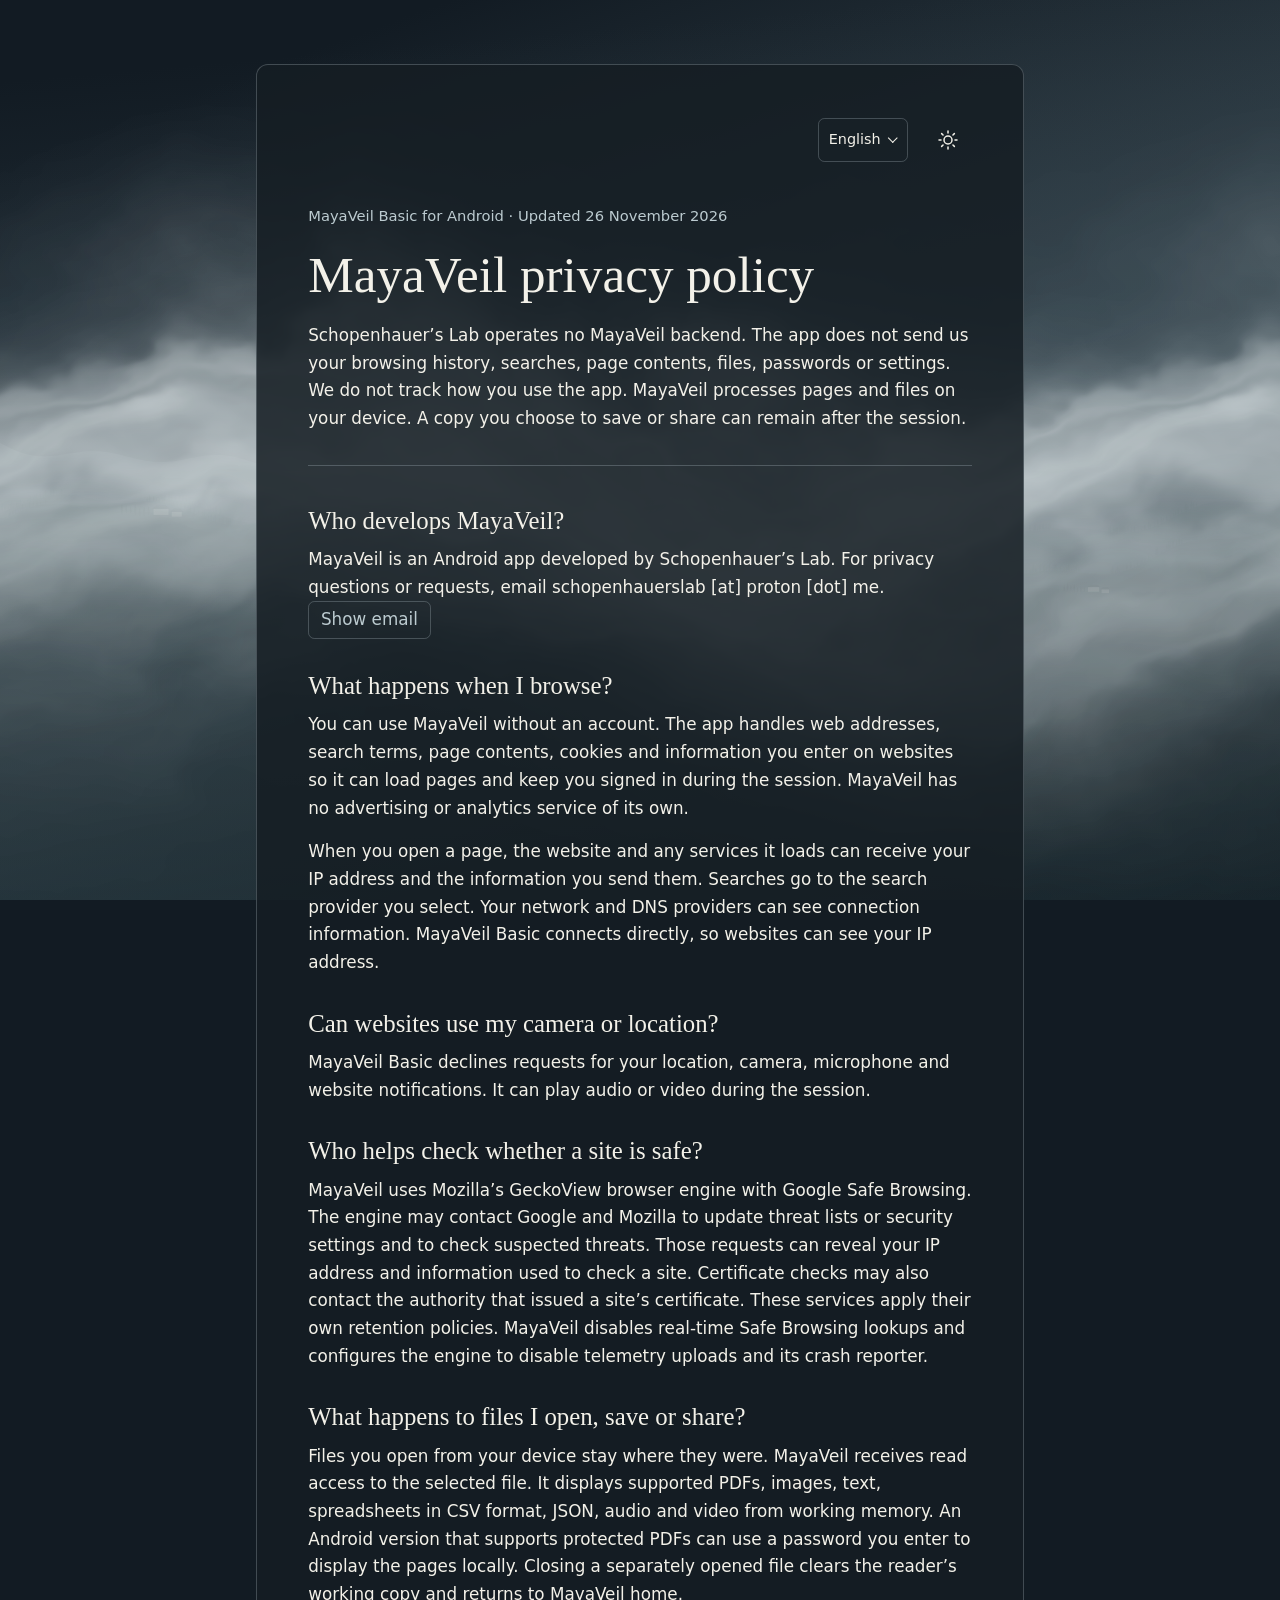
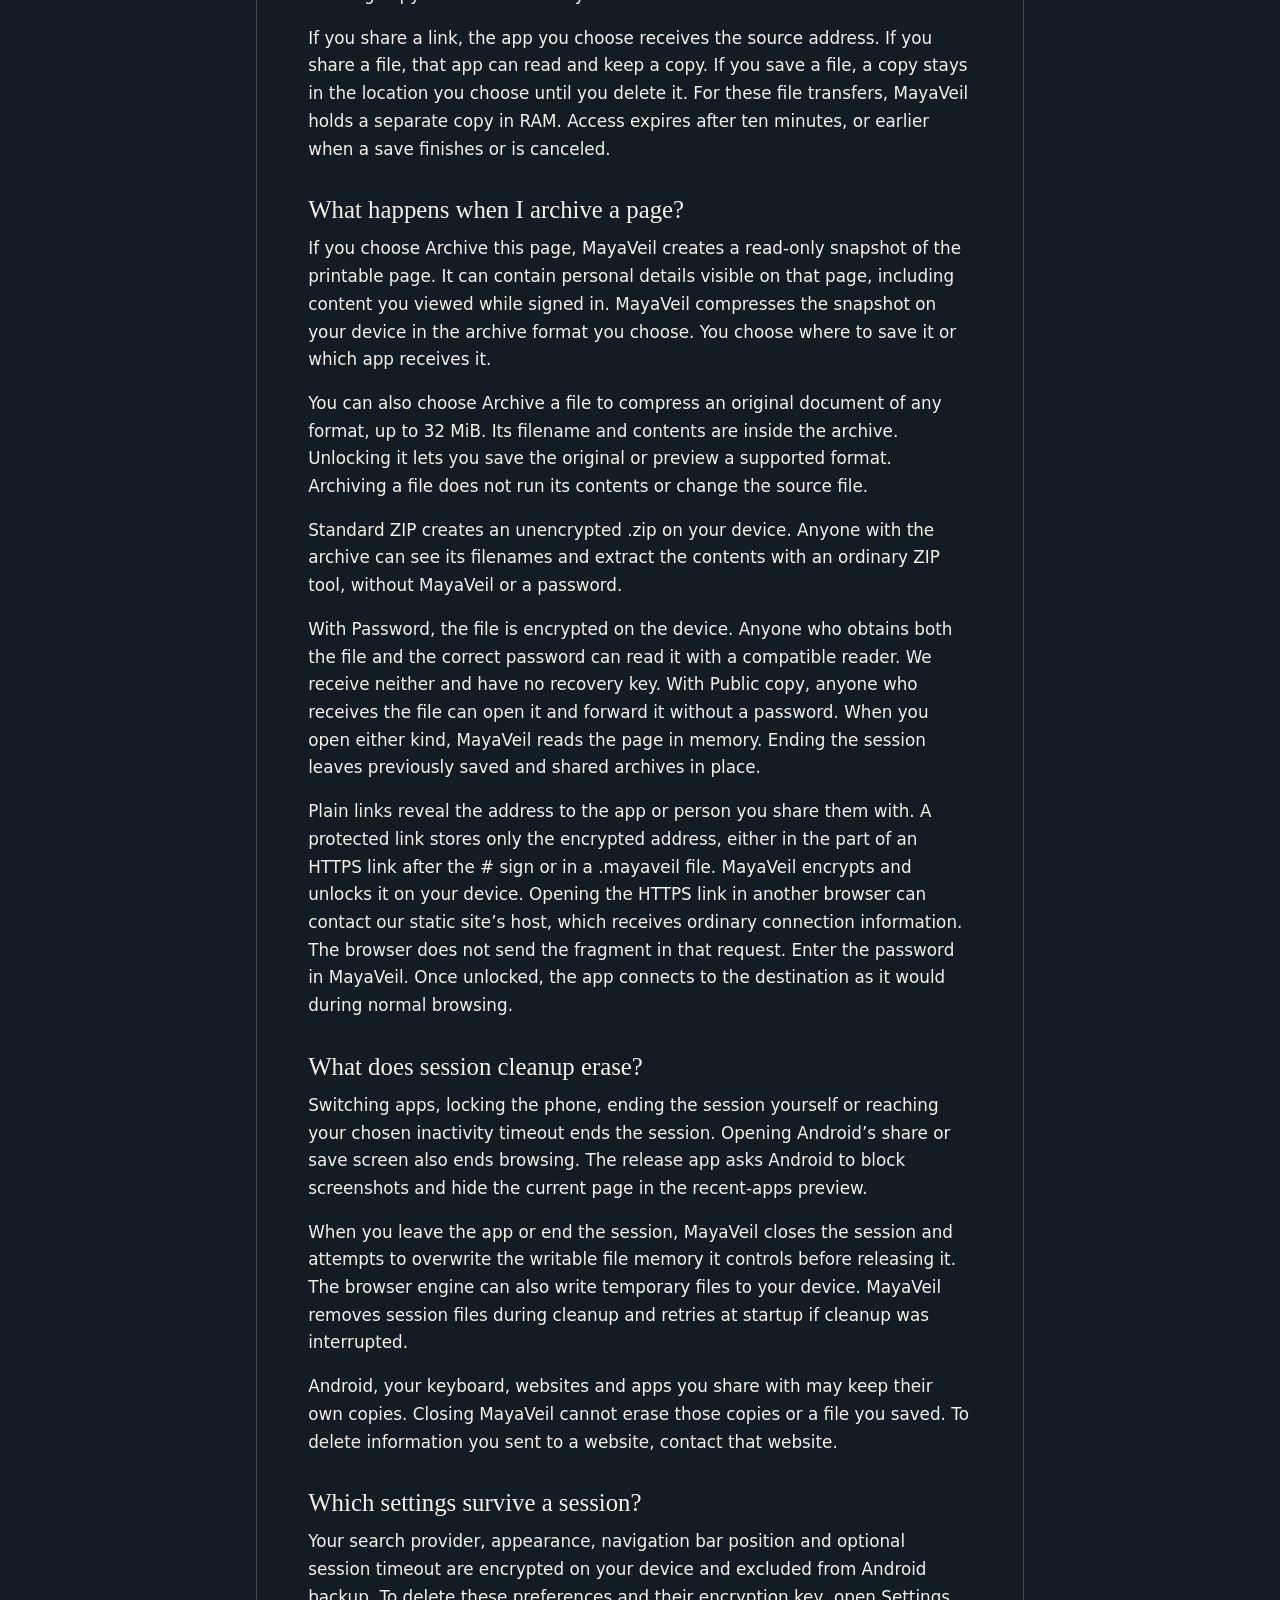
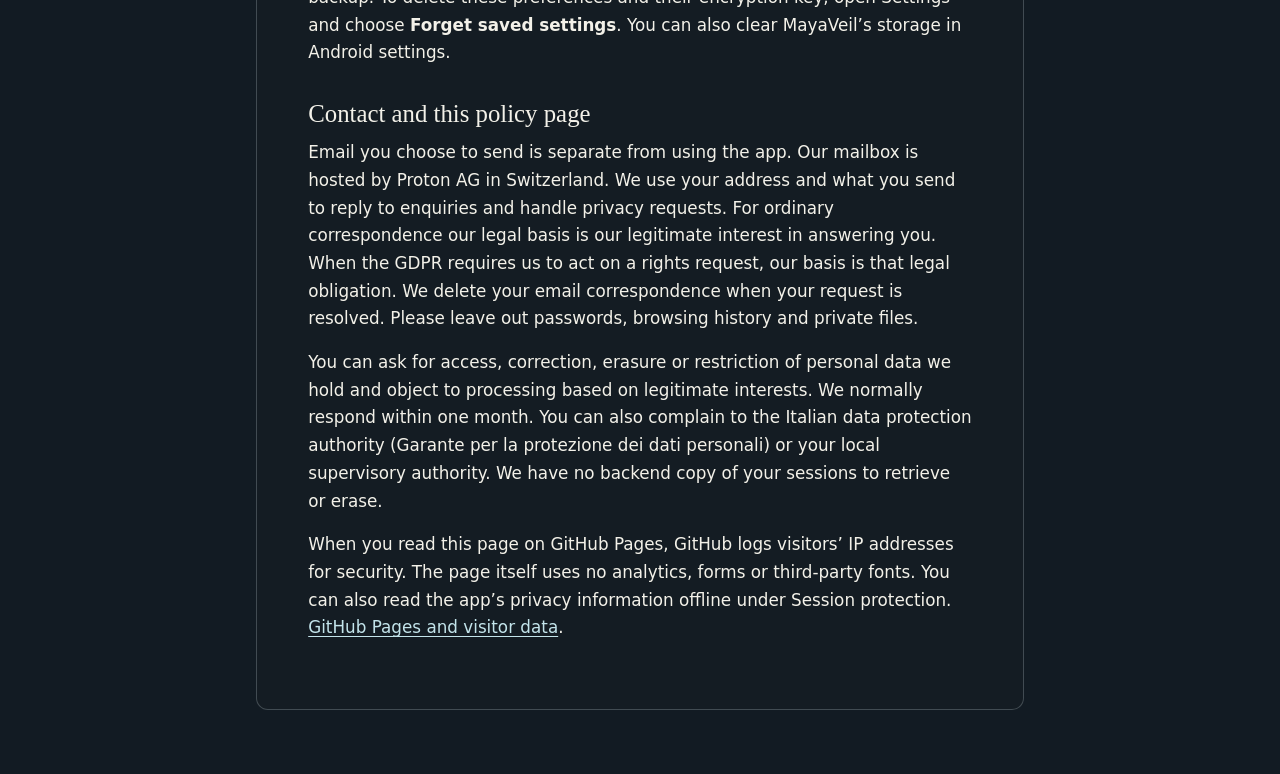
<file: index.html>
<!doctype html>
<html lang="en">
<head>
  <meta charset="utf-8">
  <meta name="viewport" content="width=device-width, initial-scale=1">
  <title>MayaVeil privacy policy</title>
  <link rel="alternate" hreflang="it" href="it.html">
  <script src="appearance.js?v=4"></script>
  <script defer src="countryside.js?v=2"></script>
  <script defer src="contact.js"></script>
  <link rel="stylesheet" href="policy.css?v=4">
</head>
<body>
<div class="mist" aria-hidden="true"><canvas width="0" height="0"></canvas><div class="valley-fog"></div></div>
<main>
  <nav aria-label="Page controls">
    <details class="language-picker">
      <summary aria-label="Language (English)">English</summary>
      <div class="language-options">
        <a lang="en" hreflang="en" href="index.html" aria-current="page">English</a>
        <a lang="it" hreflang="it" href="it.html">Italiano</a>
      </div>
    </details>
    <button hidden id="theme" type="button" aria-label="Light theme" data-light="Light theme" data-dark="Dark theme">
      <svg aria-hidden="true" focusable="false" viewBox="0 0 24 24" width="24" height="24" fill="none" stroke="currentColor" stroke-width="1.5" stroke-linecap="round" stroke-linejoin="round">
        <g class="sun"><circle cx="12" cy="12" r="4"/><path d="M19.000,12.000 L21.000,12.000 M16.950,16.950 L18.364,18.364 M12.000,19.000 L12.000,21.000 M7.050,16.950 L5.636,18.364 M5.000,12.000 L3.000,12.000 M7.050,7.050 L5.636,5.636 M12.000,5.000 L12.000,3.000 M16.950,7.050 L18.364,5.636"/></g>
        <path class="moon" d="M19.5 15.5 C10 19 5 10 9 4 C1 7 3 20 12 20 Q17 20 19.5 15.5 Z"/>
      </svg>
    </button>
  </nav>
  <header>
    <p class="meta">MayaVeil Basic for Android · Updated 26 November 2026</p>
    <h1>MayaVeil privacy policy</h1>
    <p>Schopenhauer’s Lab operates no MayaVeil backend. The app does not send us your browsing history, searches, page contents, files, passwords or settings. We do not track how you use the app. MayaVeil processes pages and files on your device. A copy you choose to save or share can remain after the session.</p>
  </header>
  <section>
    <h2>Who develops MayaVeil?</h2>
    <p>MayaVeil is an Android app developed by Schopenhauer’s Lab. For privacy questions or requests, email <span id="privacy-email">schopenhauerslab [at] proton [dot] me</span>.
      <button id="reveal-email" type="button" hidden>Show email</button>
    </p>
  </section>
  <section>
    <h2>What happens when I browse?</h2>
    <p>You can use MayaVeil without an account. The app handles web addresses, search terms, page contents, cookies and information you enter on websites so it can load pages and keep you signed in during the session. MayaVeil has no advertising or analytics service of its own.</p>
    <p>When you open a page, the website and any services it loads can receive your IP address and the information you send them. Searches go to the search provider you select. Your network and DNS providers can see connection information. MayaVeil Basic connects directly, so websites can see your IP address.</p>
  </section>
  <section>
    <h2>Can websites use my camera or location?</h2>
    <p>MayaVeil Basic declines requests for your location, camera, microphone and website notifications. It can play audio or video during the session.</p>
  </section>
  <section>
    <h2>Who helps check whether a site is safe?</h2>
    <p>MayaVeil uses Mozilla’s GeckoView browser engine with Google Safe Browsing. The engine may contact Google and Mozilla to update threat lists or security settings and to check suspected threats. Those requests can reveal your IP address and information used to check a site. Certificate checks may also contact the authority that issued a site’s certificate. These services apply their own retention policies. MayaVeil disables real-time Safe Browsing lookups and configures the engine to disable telemetry uploads and its crash reporter.</p>
  </section>
  <section>
    <h2>What happens to files I open, save or share?</h2>
    <p>Files you open from your device stay where they were. MayaVeil receives read access to the selected file. It displays supported PDFs, images, text, spreadsheets in CSV format, JSON, audio and video from working memory. An Android version that supports protected PDFs can use a password you enter to display the pages locally. Closing a separately opened file clears the reader’s working copy and returns to MayaVeil home.</p>
    <p>If you share a link, the app you choose receives the source address. If you share a file, that app can read and keep a copy. If you save a file, a copy stays in the location you choose until you delete it. For these file transfers, MayaVeil holds a separate copy in RAM. Access expires after ten minutes, or earlier when a save finishes or is canceled.</p>
  </section>
  <section>
    <h2>What happens when I archive a page?</h2>
    <p>If you choose Archive this page, MayaVeil creates a read-only snapshot of the printable page. It can contain personal details visible on that page, including content you viewed while signed in. MayaVeil compresses the snapshot on your device in the archive format you choose. You choose where to save it or which app receives it.</p>
    <p>You can also choose Archive a file to compress an original document of any format, up to 32 MiB. Its filename and contents are inside the archive. Unlocking it lets you save the original or preview a supported format. Archiving a file does not run its contents or change the source file.</p>
    <p>Standard ZIP creates an unencrypted .zip on your device. Anyone with the archive can see its filenames and extract the contents with an ordinary ZIP tool, without MayaVeil or a password.</p>
    <p>With Password, the file is encrypted on the device. Anyone who obtains both the file and the correct password can read it with a compatible reader. We receive neither and have no recovery key. With Public copy, anyone who receives the file can open it and forward it without a password. When you open either kind, MayaVeil reads the page in memory. Ending the session leaves previously saved and shared archives in place.</p>
    <p>Plain links reveal the address to the app or person you share them with. A protected link stores only the encrypted address, either in the part of an HTTPS link after the # sign or in a .mayaveil file. MayaVeil encrypts and unlocks it on your device. Opening the HTTPS link in another browser can contact our static site’s host, which receives ordinary connection information. The browser does not send the fragment in that request. Enter the password in MayaVeil. Once unlocked, the app connects to the destination as it would during normal browsing.</p>
  </section>
  <section>
    <h2>What does session cleanup erase?</h2>
    <p>Switching apps, locking the phone, ending the session yourself or reaching your chosen inactivity timeout ends the session. Opening Android’s share or save screen also ends browsing. The release app asks Android to block screenshots and hide the current page in the recent-apps preview.</p>
    <p>When you leave the app or end the session, MayaVeil closes the session and attempts to overwrite the writable file memory it controls before releasing it. The browser engine can also write temporary files to your device. MayaVeil removes session files during cleanup and retries at startup if cleanup was interrupted.</p>
    <p>Android, your keyboard, websites and apps you share with may keep their own copies. Closing MayaVeil cannot erase those copies or a file you saved. To delete information you sent to a website, contact that website.</p>
  </section>
  <section>
    <h2>Which settings survive a session?</h2>
    <p>Your search provider, appearance, navigation bar position and optional session timeout are encrypted on your device and excluded from Android backup. To delete these preferences and their encryption key, open Settings and choose <strong>Forget saved settings</strong>. You can also clear MayaVeil’s storage in Android settings.</p>
  </section>
  <section>
    <h2>Contact and this policy page</h2>
    <p>Email you choose to send is separate from using the app. Our mailbox is hosted by Proton AG in Switzerland. We use your address and what you send to reply to enquiries and handle privacy requests. For ordinary correspondence our legal basis is our legitimate interest in answering you. When the GDPR requires us to act on a rights request, our basis is that legal obligation. We delete your email correspondence when your request is resolved. Please leave out passwords, browsing history and private files.</p>
    <p>You can ask for access, correction, erasure or restriction of personal data we hold and object to processing based on legitimate interests. We normally respond within one month. You can also complain to the Italian data protection authority (Garante per la protezione dei dati personali) or your local supervisory authority. We have no backend copy of your sessions to retrieve or erase.</p>
    <p>When you read this page on GitHub Pages, GitHub logs visitors’ IP addresses for security. The page itself uses no analytics, forms or third-party fonts. You can also read the app’s privacy information offline under Session protection. <a href="https://docs.github.com/en/pages/getting-started-with-github-pages/what-is-github-pages#data-collection">GitHub Pages and visitor data</a>.</p>
  </section>
</main>
</body>
</html>
</file>
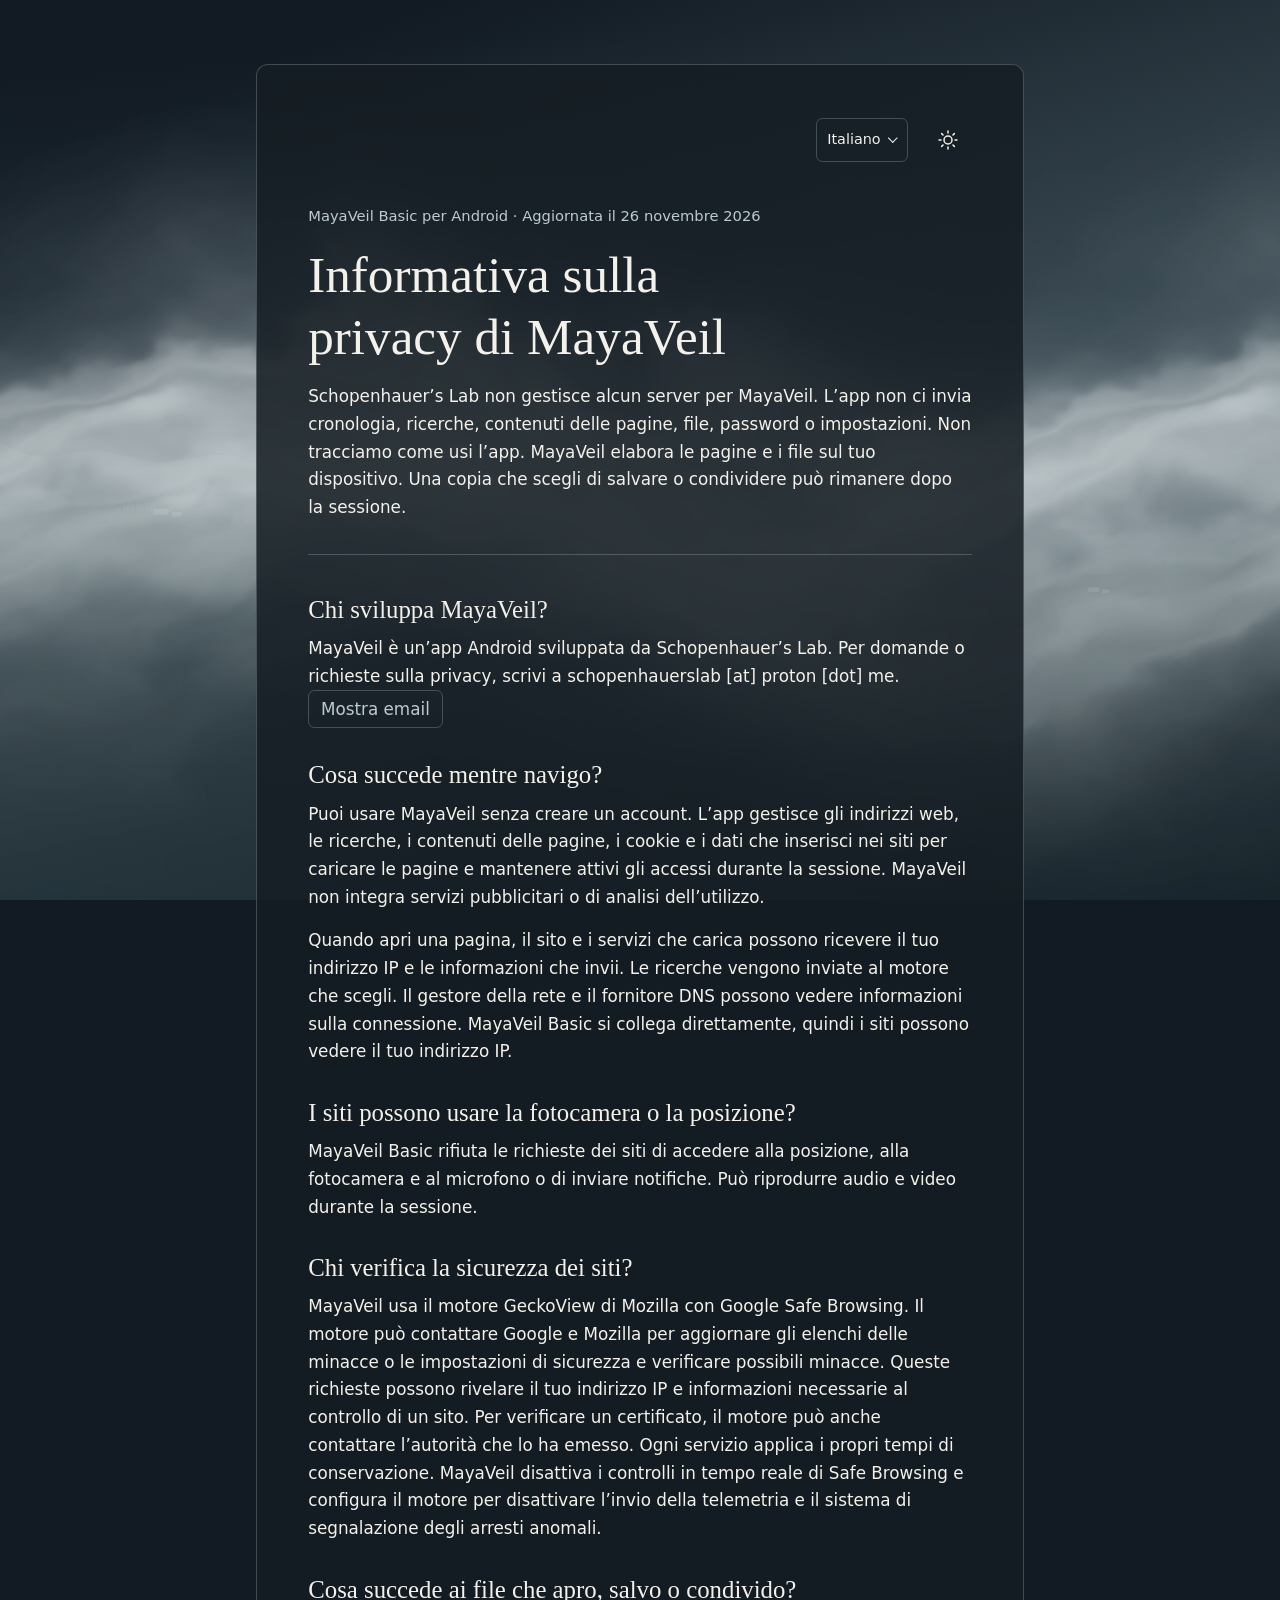
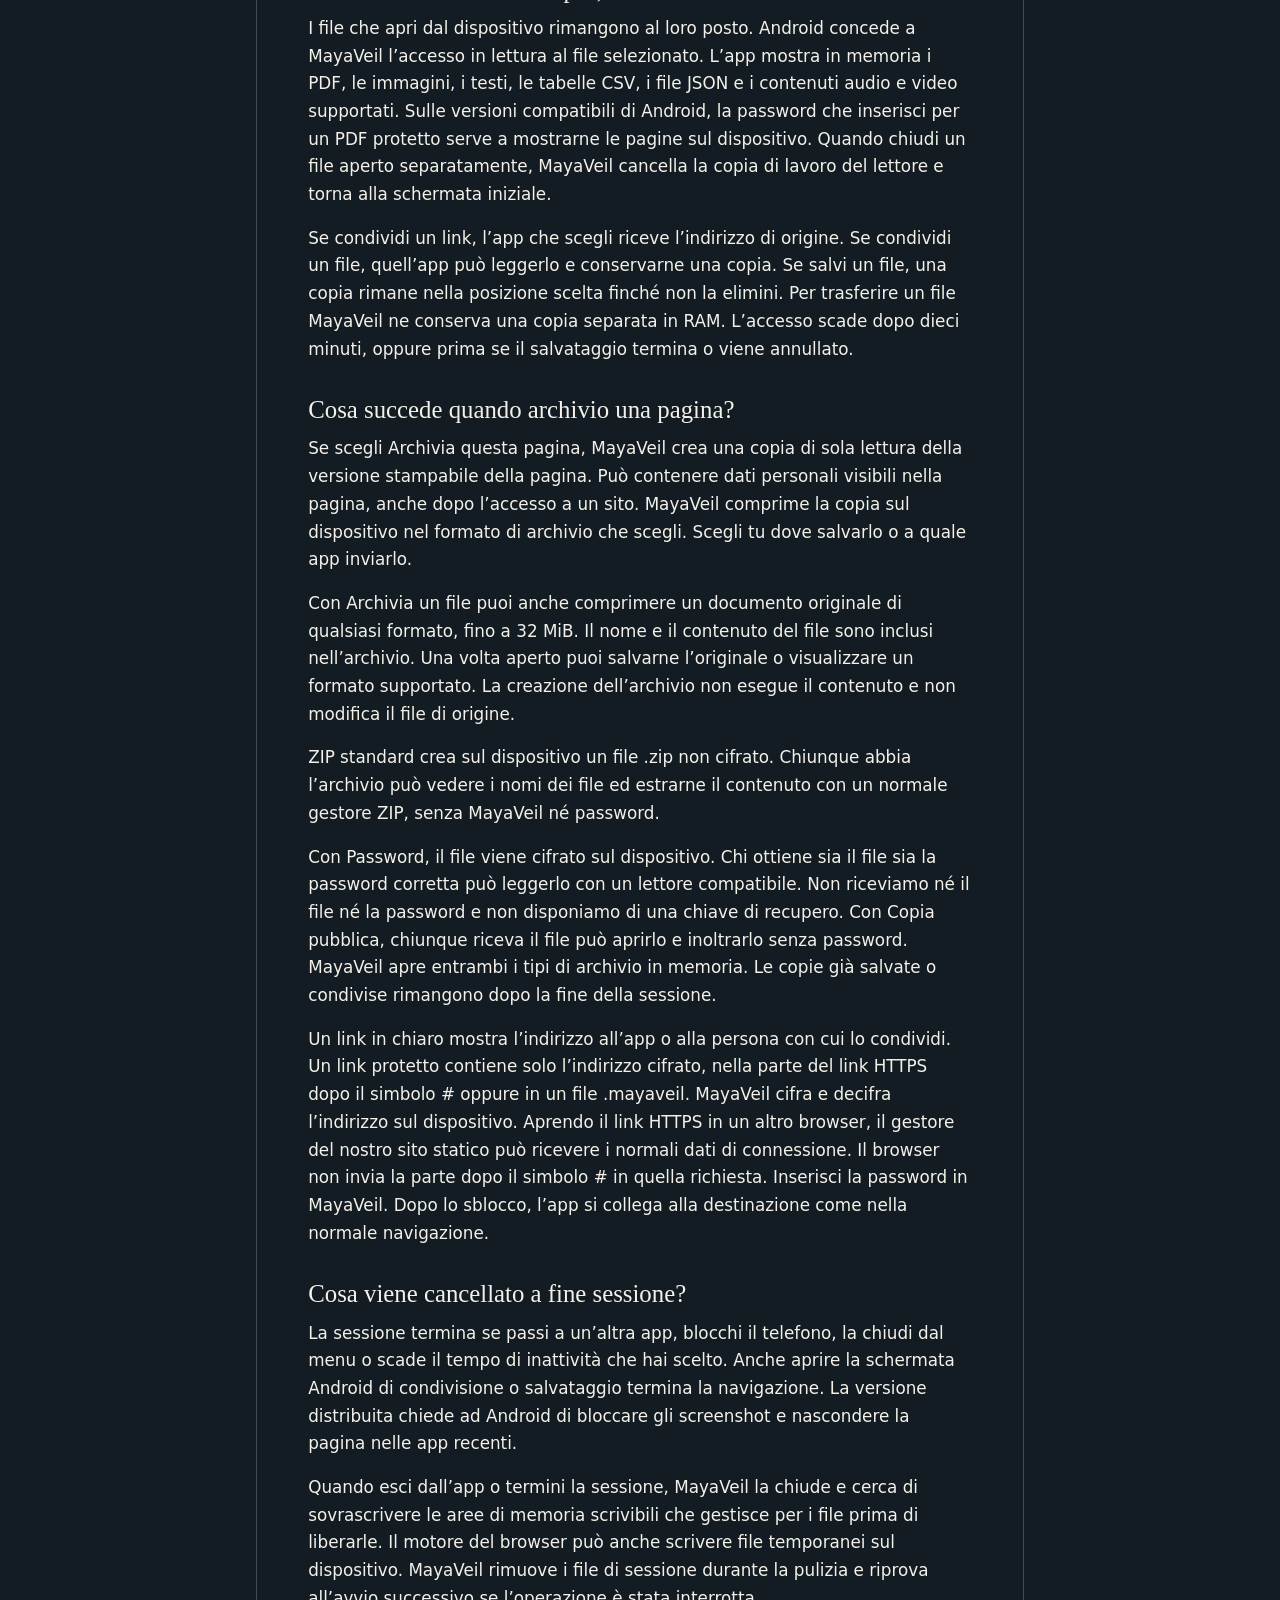
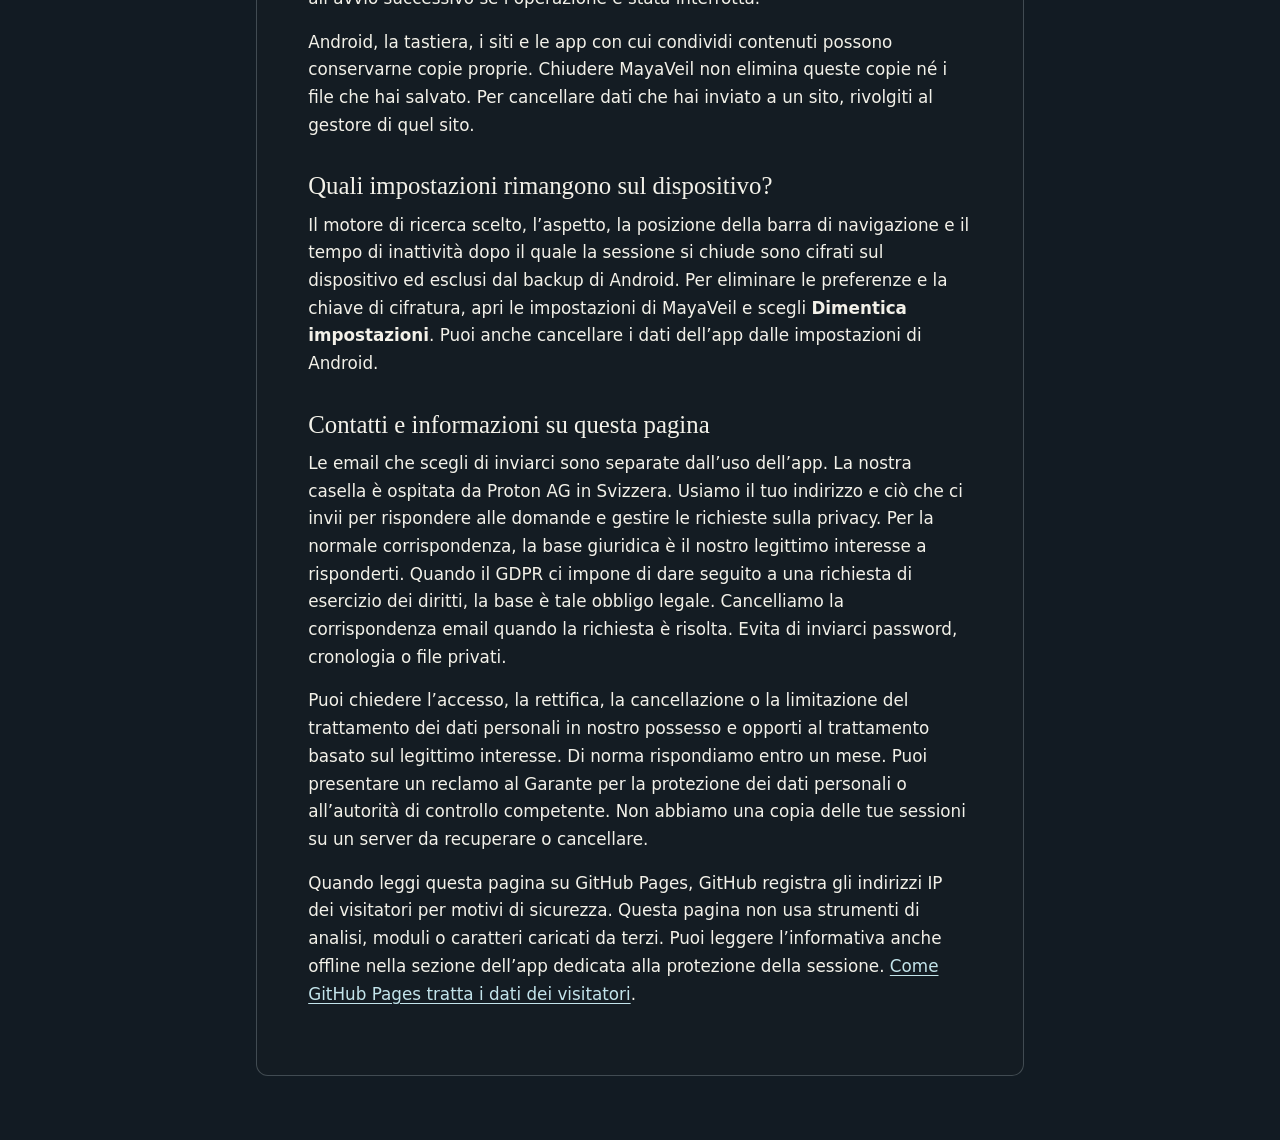
<file: it.html>
<!doctype html>
<html lang="it">
<head>
  <meta charset="utf-8">
  <meta name="viewport" content="width=device-width, initial-scale=1">
  <title>Informativa sulla privacy di MayaVeil</title>
  <link rel="alternate" hreflang="en" href="index.html">
  <script src="appearance.js?v=4"></script>
  <script defer src="countryside.js?v=2"></script>
  <script defer src="contact.js"></script>
  <link rel="stylesheet" href="policy.css?v=4">
</head>
<body>
<div class="mist" aria-hidden="true"><canvas width="0" height="0"></canvas><div class="valley-fog"></div></div>
<main>
  <nav aria-label="Controlli della pagina">
    <details class="language-picker">
      <summary aria-label="Lingua (Italiano)">Italiano</summary>
      <div class="language-options">
        <a lang="en" hreflang="en" href="index.html">English</a>
        <a lang="it" hreflang="it" href="it.html" aria-current="page">Italiano</a>
      </div>
    </details>
    <button hidden id="theme" type="button" aria-label="Tema chiaro" data-light="Tema chiaro" data-dark="Tema scuro">
      <svg aria-hidden="true" focusable="false" viewBox="0 0 24 24" width="24" height="24" fill="none" stroke="currentColor" stroke-width="1.5" stroke-linecap="round" stroke-linejoin="round">
        <g class="sun"><circle cx="12" cy="12" r="4"/><path d="M19.000,12.000 L21.000,12.000 M16.950,16.950 L18.364,18.364 M12.000,19.000 L12.000,21.000 M7.050,16.950 L5.636,18.364 M5.000,12.000 L3.000,12.000 M7.050,7.050 L5.636,5.636 M12.000,5.000 L12.000,3.000 M16.950,7.050 L18.364,5.636"/></g>
        <path class="moon" d="M19.5 15.5 C10 19 5 10 9 4 C1 7 3 20 12 20 Q17 20 19.5 15.5 Z"/>
      </svg>
    </button>
  </nav>
  <header>
    <p class="meta">MayaVeil Basic per Android · Aggiornata il 26 novembre 2026</p>
    <h1>Informativa sulla privacy di MayaVeil</h1>
    <p>Schopenhauer’s Lab non gestisce alcun server per MayaVeil. L’app non ci invia cronologia, ricerche, contenuti delle pagine, file, password o impostazioni. Non tracciamo come usi l’app. MayaVeil elabora le pagine e i file sul tuo dispositivo. Una copia che scegli di salvare o condividere può rimanere dopo la sessione.</p>
  </header>
  <section>
    <h2>Chi sviluppa MayaVeil?</h2>
    <p>MayaVeil è un’app Android sviluppata da Schopenhauer’s Lab. Per domande o richieste sulla privacy, scrivi a <span id="privacy-email">schopenhauerslab [at] proton [dot] me</span>.
      <button id="reveal-email" type="button" hidden>Mostra email</button>
    </p>
  </section>
  <section>
    <h2>Cosa succede mentre navigo?</h2>
    <p>Puoi usare MayaVeil senza creare un account. L’app gestisce gli indirizzi web, le ricerche, i contenuti delle pagine, i cookie e i dati che inserisci nei siti per caricare le pagine e mantenere attivi gli accessi durante la sessione. MayaVeil non integra servizi pubblicitari o di analisi dell’utilizzo.</p>
    <p>Quando apri una pagina, il sito e i servizi che carica possono ricevere il tuo indirizzo IP e le informazioni che invii. Le ricerche vengono inviate al motore che scegli. Il gestore della rete e il fornitore DNS possono vedere informazioni sulla connessione. MayaVeil Basic si collega direttamente, quindi i siti possono vedere il tuo indirizzo IP.</p>
  </section>
  <section>
    <h2>I siti possono usare la fotocamera o la posizione?</h2>
    <p>MayaVeil Basic rifiuta le richieste dei siti di accedere alla posizione, alla fotocamera e al microfono o di inviare notifiche. Può riprodurre audio e video durante la sessione.</p>
  </section>
  <section>
    <h2>Chi verifica la sicurezza dei siti?</h2>
    <p>MayaVeil usa il motore GeckoView di Mozilla con Google Safe Browsing. Il motore può contattare Google e Mozilla per aggiornare gli elenchi delle minacce o le impostazioni di sicurezza e verificare possibili minacce. Queste richieste possono rivelare il tuo indirizzo IP e informazioni necessarie al controllo di un sito. Per verificare un certificato, il motore può anche contattare l’autorità che lo ha emesso. Ogni servizio applica i propri tempi di conservazione. MayaVeil disattiva i controlli in tempo reale di Safe Browsing e configura il motore per disattivare l’invio della telemetria e il sistema di segnalazione degli arresti anomali.</p>
  </section>
  <section>
    <h2>Cosa succede ai file che apro, salvo o condivido?</h2>
    <p>I file che apri dal dispositivo rimangono al loro posto. Android concede a MayaVeil l’accesso in lettura al file selezionato. L’app mostra in memoria i PDF, le immagini, i testi, le tabelle CSV, i file JSON e i contenuti audio e video supportati. Sulle versioni compatibili di Android, la password che inserisci per un PDF protetto serve a mostrarne le pagine sul dispositivo. Quando chiudi un file aperto separatamente, MayaVeil cancella la copia di lavoro del lettore e torna alla schermata iniziale.</p>
    <p>Se condividi un link, l’app che scegli riceve l’indirizzo di origine. Se condividi un file, quell’app può leggerlo e conservarne una copia. Se salvi un file, una copia rimane nella posizione scelta finché non la elimini. Per trasferire un file MayaVeil ne conserva una copia separata in RAM. L’accesso scade dopo dieci minuti, oppure prima se il salvataggio termina o viene annullato.</p>
  </section>
  <section>
    <h2>Cosa succede quando archivio una pagina?</h2>
    <p>Se scegli Archivia questa pagina, MayaVeil crea una copia di sola lettura della versione stampabile della pagina. Può contenere dati personali visibili nella pagina, anche dopo l’accesso a un sito. MayaVeil comprime la copia sul dispositivo nel formato di archivio che scegli. Scegli tu dove salvarlo o a quale app inviarlo.</p>
    <p>Con Archivia un file puoi anche comprimere un documento originale di qualsiasi formato, fino a 32 MiB. Il nome e il contenuto del file sono inclusi nell’archivio. Una volta aperto puoi salvarne l’originale o visualizzare un formato supportato. La creazione dell’archivio non esegue il contenuto e non modifica il file di origine.</p>
    <p>ZIP standard crea sul dispositivo un file .zip non cifrato. Chiunque abbia l’archivio può vedere i nomi dei file ed estrarne il contenuto con un normale gestore ZIP, senza MayaVeil né password.</p>
    <p>Con Password, il file viene cifrato sul dispositivo. Chi ottiene sia il file sia la password corretta può leggerlo con un lettore compatibile. Non riceviamo né il file né la password e non disponiamo di una chiave di recupero. Con Copia pubblica, chiunque riceva il file può aprirlo e inoltrarlo senza password. MayaVeil apre entrambi i tipi di archivio in memoria. Le copie già salvate o condivise rimangono dopo la fine della sessione.</p>
    <p>Un link in chiaro mostra l’indirizzo all’app o alla persona con cui lo condividi. Un link protetto contiene solo l’indirizzo cifrato, nella parte del link HTTPS dopo il simbolo # oppure in un file .mayaveil. MayaVeil cifra e decifra l’indirizzo sul dispositivo. Aprendo il link HTTPS in un altro browser, il gestore del nostro sito statico può ricevere i normali dati di connessione. Il browser non invia la parte dopo il simbolo # in quella richiesta. Inserisci la password in MayaVeil. Dopo lo sblocco, l’app si collega alla destinazione come nella normale navigazione.</p>
  </section>
  <section>
    <h2>Cosa viene cancellato a fine sessione?</h2>
    <p>La sessione termina se passi a un’altra app, blocchi il telefono, la chiudi dal menu o scade il tempo di inattività che hai scelto. Anche aprire la schermata Android di condivisione o salvataggio termina la navigazione. La versione distribuita chiede ad Android di bloccare gli screenshot e nascondere la pagina nelle app recenti.</p>
    <p>Quando esci dall’app o termini la sessione, MayaVeil la chiude e cerca di sovrascrivere le aree di memoria scrivibili che gestisce per i file prima di liberarle. Il motore del browser può anche scrivere file temporanei sul dispositivo. MayaVeil rimuove i file di sessione durante la pulizia e riprova all’avvio successivo se l’operazione è stata interrotta.</p>
    <p>Android, la tastiera, i siti e le app con cui condividi contenuti possono conservarne copie proprie. Chiudere MayaVeil non elimina queste copie né i file che hai salvato. Per cancellare dati che hai inviato a un sito, rivolgiti al gestore di quel sito.</p>
  </section>
  <section>
    <h2>Quali impostazioni rimangono sul dispositivo?</h2>
    <p>Il motore di ricerca scelto, l’aspetto, la posizione della barra di navigazione e il tempo di inattività dopo il quale la sessione si chiude sono cifrati sul dispositivo ed esclusi dal backup di Android. Per eliminare le preferenze e la chiave di cifratura, apri le impostazioni di MayaVeil e scegli <strong>Dimentica impostazioni</strong>. Puoi anche cancellare i dati dell’app dalle impostazioni di Android.</p>
  </section>
  <section>
    <h2>Contatti e informazioni su questa pagina</h2>
    <p>Le email che scegli di inviarci sono separate dall’uso dell’app. La nostra casella è ospitata da Proton AG in Svizzera. Usiamo il tuo indirizzo e ciò che ci invii per rispondere alle domande e gestire le richieste sulla privacy. Per la normale corrispondenza, la base giuridica è il nostro legittimo interesse a risponderti. Quando il GDPR ci impone di dare seguito a una richiesta di esercizio dei diritti, la base è tale obbligo legale. Cancelliamo la corrispondenza email quando la richiesta è risolta. Evita di inviarci password, cronologia o file privati.</p>
    <p>Puoi chiedere l’accesso, la rettifica, la cancellazione o la limitazione del trattamento dei dati personali in nostro possesso e opporti al trattamento basato sul legittimo interesse. Di norma rispondiamo entro un mese. Puoi presentare un reclamo al Garante per la protezione dei dati personali o all’autorità di controllo competente. Non abbiamo una copia delle tue sessioni su un server da recuperare o cancellare.</p>
    <p>Quando leggi questa pagina su GitHub Pages, GitHub registra gli indirizzi IP dei visitatori per motivi di sicurezza. Questa pagina non usa strumenti di analisi, moduli o caratteri caricati da terzi. Puoi leggere l’informativa anche offline nella sezione dell’app dedicata alla protezione della sessione. <a href="https://docs.github.com/en/pages/getting-started-with-github-pages/what-is-github-pages#data-collection">Come GitHub Pages tratta i dati dei visitatori</a>.</p>
  </section>
</main>
</body>
</html>
</file>
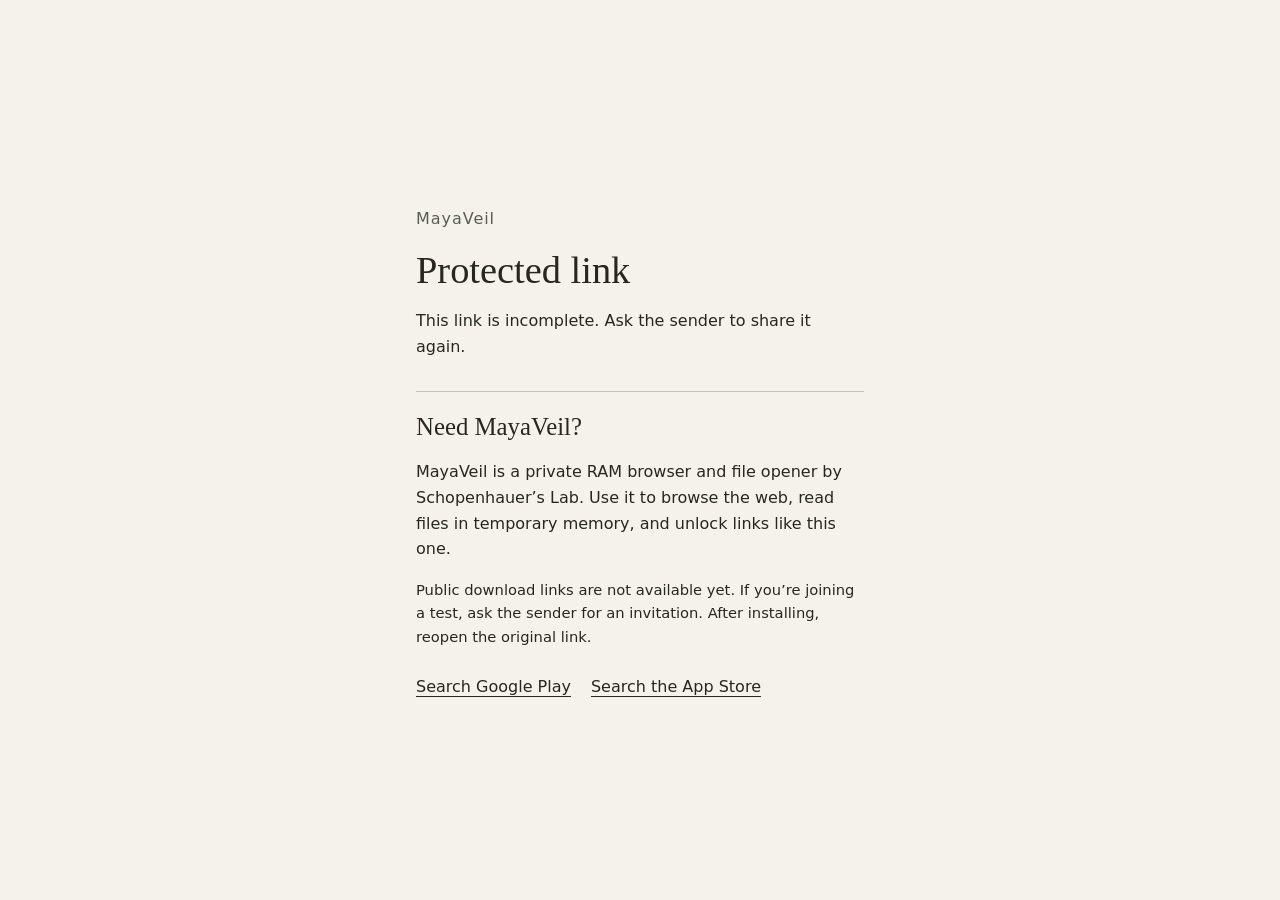
<file: open.html>
<!doctype html>
<html lang="en">
<head>
  <meta charset="utf-8">
  <meta name="viewport" content="width=device-width, initial-scale=1">
  <meta name="referrer" content="no-referrer">
  <meta http-equiv="Content-Security-Policy" content="default-src 'none'; script-src 'self'; style-src 'self'; base-uri 'none'; form-action 'none'">
  <title>Protected link · MayaVeil</title>
  <link rel="stylesheet" href="open.css?v=2">
  <script defer src="open.js?v=2"></script>
</head>
<body>
  <main>
    <p class="brand">MayaVeil</p>
    <h1>Protected link</h1>
    <p id="help">Open the link in MayaVeil and enter the password from the sender.</p>
    <a id="open" hidden>Open in MayaVeil</a>
    <section aria-labelledby="install-title">
      <h2 id="install-title">Need MayaVeil?</h2>
      <p id="about">MayaVeil is a private RAM browser and file opener by Schopenhauer’s Lab. Use it to browse the web, read files in temporary memory, and unlock links like this one.</p>
      <p id="availability">Public download links are not available yet. If you’re joining a test, ask the sender for an invitation. After installing, reopen the original link.</p>
      <div class="stores">
        <a id="play" href="https://play.google.com/store/search?q=MayaVeil&amp;c=apps" rel="noreferrer">Search Google Play</a>
        <a id="apple" href="https://apps.apple.com/iphone/search?term=MayaVeil" rel="noreferrer">Search the App Store</a>
      </div>
    </section>
  </main>
</body>
</html>
</file>
<file: policy.css>
:root {
  color-scheme: dark;
  --sky: #121b23;
  --horizon: #374750;
  --paper: rgba(22, 30, 36, .86);
  --ink: #f3f1e9;
  --secondary: #bccbd0;
  --rule: rgba(183, 199, 205, .28);
  --accent: #c3e4eb;
  --vapor: #f1f8f9;
}
:root[data-theme="true"] {
  color-scheme: light;
  --sky: #a7b7bd;
  --horizon: #dae0df;
  --paper: rgba(250, 249, 242, .88);
  --ink: #202b30;
  --secondary: #42575f;
  --rule: rgba(64, 86, 93, .26);
  --accent: #215563;
  --vapor: white;
}
* { box-sizing: border-box; }
body {
  margin: 0; background: var(--sky); color: var(--ink);
  font: 1.05rem/1.65 system-ui, sans-serif;
  isolation: isolate;
}
.mist {
  position: fixed; inset: 0; overflow: hidden; z-index: -1; pointer-events: none;
  background: linear-gradient(160deg, var(--sky) 12%, var(--horizon) 58%, var(--sky));
}
.mist canvas { display: block; opacity: .65; }
.mist canvas, .valley-fog { position: absolute; inset: 0; width: 100%; height: 100%; }
.valley-fog {
  background: linear-gradient(175deg, transparent 8%, var(--horizon) 43%, var(--horizon) 72%, transparent);
  opacity: .46;
}
.mist::before { z-index: 1; }
@keyframes reveal-valley {
  0%, 8%, 86%, 100% { opacity: 0; }
  38%, 56% { opacity: 1; }
}
@keyframes lift-fog {
  0%, 100% { opacity: .93; }
  38%, 56% { opacity: .08; }
  80% { opacity: .78; }
}
.mist::before, .mist::after {
  content: ""; position: absolute; inset: -10% -50%;
  background: var(--vapor);
  --tile: clamp(640px, 85vw, 1440px);
  mask: url("valley-mist.webp") 0 54% / var(--tile) 78% repeat-x;
  -webkit-mask: url("valley-mist.webp") 0 54% / var(--tile) 78% repeat-x;
  --dense: .8; --clear: .13; opacity: var(--dense);
}
.mist::after {
  --tile: clamp(760px, 105vw, 1600px);
  mask-position: 0 96%; -webkit-mask-position: 0 96%;
  --dense: .56; --clear: .09; opacity: var(--dense);
}
@keyframes thin-mist {
  0%, 100% { opacity: var(--dense); }
  38%, 56% { opacity: var(--clear); }
}
@keyframes wind { to { transform: translateX(var(--tile)); } }
@media (prefers-reduced-motion: no-preference) {
  .motion-ready .mist canvas { animation: reveal-valley 38s ease-in-out infinite; }
  .motion-ready .valley-fog { animation: lift-fog 38s ease-in-out infinite; }
  .motion-ready .mist::before, .motion-ready .mist::after {
    left: calc(-1 * var(--tile)); right: 0;
    animation: wind 92s linear infinite, thin-mist 38s ease-in-out infinite;
  }
  .motion-ready .mist::after { animation-duration: 138s, 38s; animation-delay: -65s, -2s; }

}
main {
  max-width: 48rem; margin: clamp(1rem, 5vw, 4rem) auto;
  padding: clamp(1.25rem, 4vw, 3.2rem); background: var(--paper);
  border: 1px solid var(--rule); border-radius: .75rem; overflow-wrap: anywhere;
}
nav { display: flex; justify-content: flex-end; gap: .3rem 1rem; align-items: center; flex-wrap: wrap; font-size: .9rem; }
nav a, nav button { display: inline-flex; align-items: center; min-height: 44px; }
nav button, #reveal-email {
  font: inherit; color: var(--secondary); border: 1px solid var(--rule);
  border-radius: .4rem; background: transparent; padding: .25em .7em; cursor: pointer;
}
#theme { justify-content: center; padding: 0; width: 48px; height: 48px; color: var(--ink); border: 0; border-radius: 50%; }
#theme:hover { background: var(--rule); }
#theme .moon, [data-theme="true"] #theme .sun { display: none; }
[data-theme="true"] #theme .moon { display: block; }
.language-picker { position: relative; }
.language-picker summary {
  display: flex; align-items: center; gap: .6em; min-height: 44px;
  padding: .3em .7em; color: var(--ink); cursor: pointer; list-style: none;
  border: 1px solid var(--rule); border-radius: .4rem;
}
.language-picker summary::-webkit-details-marker { display: none; }
.language-picker summary::after {
  content: ""; width: .45em; height: .45em; border: solid currentColor;
  border-width: 0 1.5px 1.5px 0; transform: translateY(-.1em) rotate(45deg);
}
.language-picker[open] summary::after { transform: translateY(.15em) rotate(225deg); }
.language-options {
  position: absolute; z-index: 1; inset-inline-end: 0; top: calc(100% + .25rem);
  min-width: 100%; padding: .2rem; background: var(--sky);
  border: 1px solid var(--rule); border-radius: .4rem;
}
.language-options a { display: flex; padding: 0 .75rem; text-decoration: none; }
.language-options a[aria-current="page"] { color: var(--ink); font-weight: 600; }
.language-options a:hover, .language-options a:focus-visible { background: var(--rule); }
[hidden] { display: none !important; }
a { color: var(--accent); text-underline-offset: .2em; }
:focus-visible { outline: 2px solid currentColor; outline-offset: 3px; }
header { margin: 2.5rem 0; border-bottom: 1px solid var(--rule); padding-bottom: 1rem; }
h1, h2 { font-family: Georgia, serif; font-weight: normal; line-height: 1.2; text-wrap: balance; }
h1 { margin: .2rem 0 1rem; font-size: clamp(2.15rem, 6vw, 3.2rem); }
h2 { margin: 2rem 0 .65rem; font-size: 1.55rem; }
p { margin: .55rem 0 1rem; }
.meta { color: var(--secondary); font-size: .92rem; }
@media (max-width: 51rem) { main { margin-inline: clamp(.55rem, 2vw, 1.2rem); } }
@media (max-width: 51rem) {
  main { margin-top: clamp(5rem, 16svh, 8.5rem); }
  .mist::before, .mist::after {
    top: -5rem; bottom: auto; height: clamp(21rem, 55vh, 30rem);
    mask-position-y: 10%; -webkit-mask-position-y: 10%;
  }
  .valley-fog { background: linear-gradient(175deg, transparent, var(--horizon) 12%, var(--horizon) 45%, transparent); }
}
@media print {
  :root, :root[data-theme="true"] { --ink: black; --secondary: #333; --accent: black; }
  body, main { background: white; }
  main { border: 0; margin: 0; max-width: none; padding: 0; }
  .mist, nav, #reveal-email { display: none; }
}
</file>
<file: open.css>
:root { color-scheme: light dark; font: 1rem/1.6 system-ui, sans-serif; background: #1b1c1b; color: #ecece2; }
body { margin: 0; min-height: 100svh; display: grid; place-items: center; }
main { max-width: 28rem; margin: 1.25rem; padding: clamp(1.5rem, 5vw, 3rem); }
.brand { color: #b6baab; letter-spacing: .06em; }
h1 { margin: .4em 0; font: normal 2.4rem/1.15 Georgia, serif; }
#open { display: inline-block; margin-top: .5rem; border-radius: .75rem; background: #d4d5c8; color: #191b18; padding: .65rem 1rem; text-decoration: none; }
section { margin-top: 2rem; padding-top: 1.25rem; border-top: 1px solid currentColor; border-color: color-mix(in srgb, currentColor 24%, transparent); }
h2 { font: normal 1.55rem/1.25 Georgia, serif; margin: 0; }
#availability { font-size: .92rem; }
.stores { display: flex; flex-wrap: wrap; gap: .25rem 1.25rem; }
.stores a { color: inherit; padding: .65rem 0; text-underline-offset: .22em; }
a:focus-visible { outline: 2px solid currentColor; outline-offset: 3px; }
#open[hidden] { display: none; }
@media (prefers-color-scheme: light) {
  :root { background: #f5f2eb; color: #262820; }
  .brand { color: #575d50; }
  #open { background: #52604e; color: white; }
}
</file>
